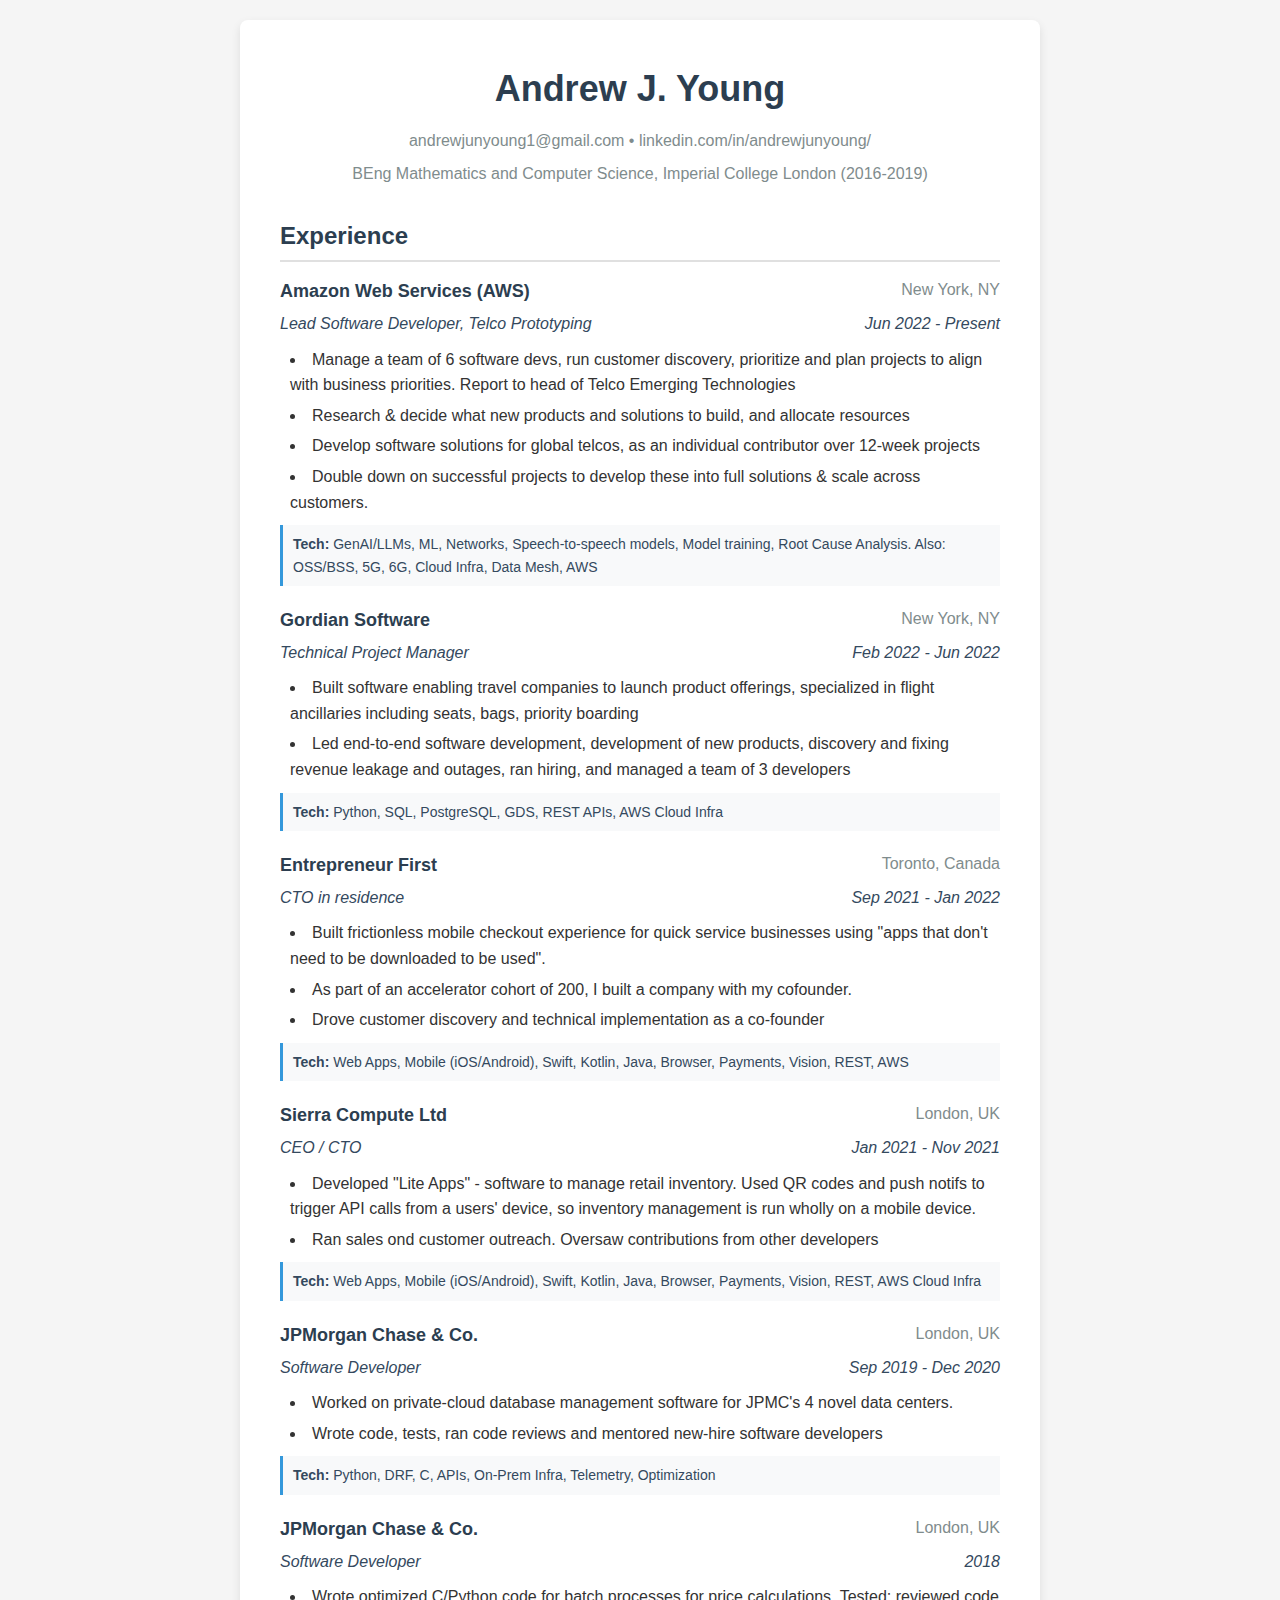
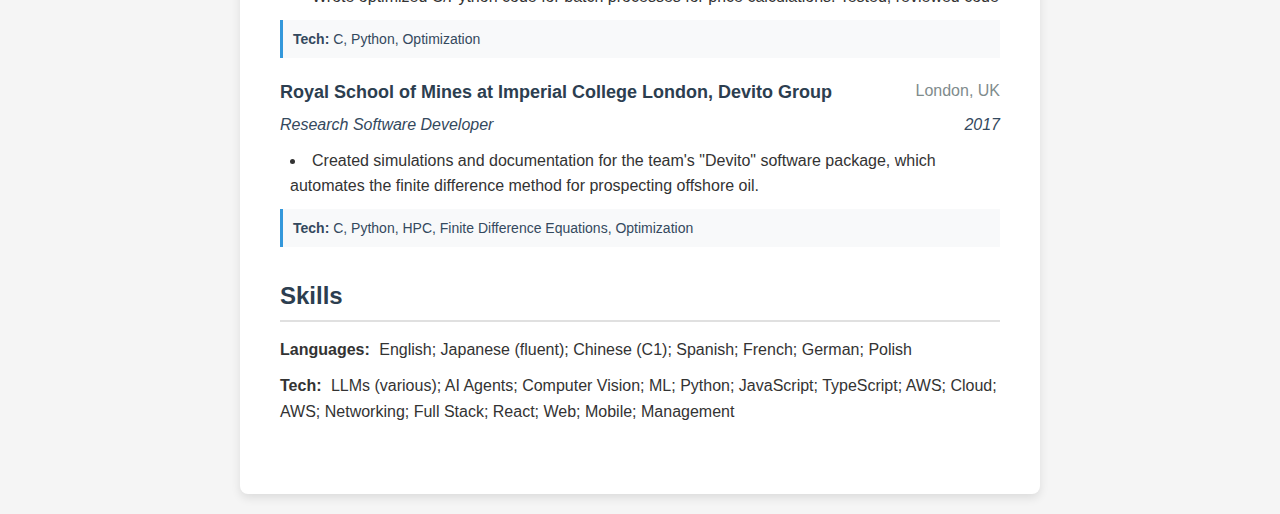
<file: resume.html>
<!doctype html>
<html lang="en">
  <head>
    <meta charset="UTF-8" />
    <meta name="viewport" content="width=device-width, initial-scale=1.0" />
    <title>Andrew J. Young - Resume</title>
    <style>
      /* Base styles */
      * {
        margin: 0;
        padding: 0;
        box-sizing: border-box;
      }

      body {
        font-family: "Segoe UI", Tahoma, Geneva, Verdana, sans-serif;
        line-height: 1.6;
        color: #333;
        background-color: #f5f5f5;
        padding: 20px;
      }

      /* Resume container */
      .resume {
        max-width: 800px;
        margin: 0 auto;
        background-color: white;
        box-shadow: 0 4px 10px rgba(0, 0, 0, 0.1);
        border-radius: 8px;
        padding: 40px;
      }

      /* Header */
      .header {
        text-align: center;
        margin-bottom: 30px;
      }

      .header h1 {
        font-size: 36px;
        margin-bottom: 10px;
        color: #2c3e50;
      }

      .contact-info {
        color: #7f8c8d;
        font-size: 16px;
        margin-bottom: 8px;
      }

      .education-info {
        color: #7f8c8d;
        font-size: 16px;
      }

      /* Section styling */
      .section {
        margin-bottom: 30px;
      }

      .section-title {
        font-size: 24px;
        margin-bottom: 15px;
        color: #2c3e50;
        border-bottom: 2px solid #e0e0e0;
        padding-bottom: 5px;
      }

      /* Experience entries */
      .experience-entry {
        margin-bottom: 20px;
      }

      .experience-header {
        display: flex;
        justify-content: space-between;
        margin-bottom: 5px;
      }

      .company {
        font-weight: bold;
        font-size: 18px;
        color: #2c3e50;
      }

      .location {
        color: #7f8c8d;
      }

      .job-details {
        display: flex;
        justify-content: space-between;
        font-style: italic;
        margin-bottom: 10px;
        color: #34495e;
      }

      /* Lists */
      ul {
        list-style-position: inside;
        margin-left: 10px;
      }

      li {
        margin-bottom: 5px;
      }

      /* Technologies section */
      .technologies {
        margin-top: 10px;
        margin-bottom: 10px;
        padding: 8px 10px;
        background-color: #f8f9fa;
        border-left: 3px solid #3498db;
        color: #34495e;
        font-size: 14px;
      }

      /* Skills section */
      .skills-category {
        display: flex;
        justify-content: space-between;
        text-align: center;
        margin-bottom: 20px;
      }

      .skill-column {
        flex: 1;
      }

      .skill-column h3 {
        margin-bottom: 5px;
        color: #2c3e50;
      }

      .skill-column p {
        color: #7f8c8d;
      }

      .skill-list {
        margin-bottom: 10px;
      }

      .skill-list span:first-child {
        font-weight: bold;
        margin-right: 5px;
      }

      /* Responsive adjustments */
      @media (max-width: 600px) {
        .resume {
          padding: 20px;
        }

        .experience-header,
        .job-details {
          flex-direction: column;
        }

        .skills-category {
          flex-direction: column;
          text-align: left;
        }

        .skill-column {
          margin-bottom: 15px;
        }
      }
    </style>
  </head>
  <body>
    <div class="resume">
      <div class="header">
        <h1>Andrew J. Young</h1>
        <div class="contact-info">
          andrewjunyoung1@gmail.com • linkedin.com/in/andrewjunyoung/
        </div>
        <div class="education-info">
          BEng Mathematics and Computer Science, Imperial College London
          (2016-2019)
        </div>
      </div>

      <div class="section">
        <h2 class="section-title">Experience</h2>

        <div class="experience-entry">
          <div class="experience-header">
            <div class="company">Amazon Web Services (AWS)</div>
            <div class="location">New York, NY</div>
          </div>
          <div class="job-details">
            <div>Lead Software Developer, Telco Prototyping</div>
            <div>Jun 2022 - Present</div>
          </div>
          <ul>
            <li>
              Manage a team of 6 software devs, run customer discovery,
              prioritize and plan projects to align with business priorities.
              Report to head of Telco Emerging Technologies
            </li>
            <li>
              Research & decide what new products and solutions to build, and
              allocate resources
            </li>
            <li>
              Develop software solutions for global telcos, as an individual
              contributor over 12-week projects
            </li>
            <li>
              Double down on successful projects to develop these into full
              solutions & scale across customers.
            </li>
          </ul>
          <div class="technologies">
            <strong>Tech:</strong> GenAI/LLMs, ML, Networks, Speech-to-speech
            models, Model training, Root Cause Analysis. Also: OSS/BSS, 5G, 6G,
            Cloud Infra, Data Mesh, AWS
          </div>
        </div>

        <div class="experience-entry">
          <div class="experience-header">
            <div class="company">Gordian Software</div>
            <div class="location">New York, NY</div>
          </div>
          <div class="job-details">
            <div>Technical Project Manager</div>
            <div>Feb 2022 - Jun 2022</div>
          </div>
          <ul>
            <li>
              Built software enabling travel companies to launch product
              offerings, specialized in flight ancillaries including seats,
              bags, priority boarding
            </li>
            <li>
              Led end-to-end software development, development of new products,
              discovery and fixing revenue leakage and outages, ran hiring, and
              managed a team of 3 developers
            </li>
          </ul>
          <div class="technologies">
            <strong>Tech:</strong> Python, SQL, PostgreSQL, GDS, REST APIs, AWS
            Cloud Infra
          </div>
        </div>

        <div class="experience-entry">
          <div class="experience-header">
            <div class="company">Entrepreneur First</div>
            <div class="location">Toronto, Canada</div>
          </div>
          <div class="job-details">
            <div>CTO in residence</div>
            <div>Sep 2021 - Jan 2022</div>
          </div>
          <ul>
            <li>
              Built frictionless mobile checkout experience for quick service
              businesses using "apps that don't need to be downloaded to be
              used".
            </li>
            <li>
              As part of an accelerator cohort of 200, I built a company with my
              cofounder.
            </li>
            <li>
              Drove customer discovery and technical implementation as a
              co-founder
            </li>
          </ul>
          <div class="technologies">
            <strong>Tech:</strong> Web Apps, Mobile (iOS/Android), Swift,
            Kotlin, Java, Browser, Payments, Vision, REST, AWS
          </div>
        </div>

        <div class="experience-entry">
          <div class="experience-header">
            <div class="company">Sierra Compute Ltd</div>
            <div class="location">London, UK</div>
          </div>
          <div class="job-details">
            <div>CEO / CTO</div>
            <div>Jan 2021 - Nov 2021</div>
          </div>
          <ul>
            <li>
              Developed "Lite Apps" - software to manage retail inventory. Used
              QR codes and push notifs to trigger API calls from a users'
              device, so inventory management is run wholly on a mobile device.
            </li>
            <li>
              Ran sales ond customer outreach. Oversaw contributions from other
              developers
            </li>
          </ul>
          <div class="technologies">
            <strong>Tech:</strong> Web Apps, Mobile (iOS/Android), Swift,
            Kotlin, Java, Browser, Payments, Vision, REST, AWS Cloud Infra
          </div>
        </div>

        <div class="experience-entry">
          <div class="experience-header">
            <div class="company">JPMorgan Chase & Co.</div>
            <div class="location">London, UK</div>
          </div>
          <div class="job-details">
            <div>Software Developer</div>
            <div>Sep 2019 - Dec 2020</div>
          </div>
          <ul>
            <li>
              Worked on private-cloud database management software for JPMC's 4
              novel data centers.
            </li>
            <li>
              Wrote code, tests, ran code reviews and mentored new-hire software
              developers
            </li>
          </ul>
          <div class="technologies">
            <strong>Tech:</strong> Python, DRF, C, APIs, On-Prem Infra,
            Telemetry, Optimization
          </div>
        </div>

        <div class="experience-entry">
          <div class="experience-header">
            <div class="company">JPMorgan Chase & Co.</div>
            <div class="location">London, UK</div>
          </div>
          <div class="job-details">
            <div>Software Developer</div>
            <div>2018</div>
          </div>
          <ul>
            <li>
              Wrote optimized C/Python code for batch processes for price
              calculations. Tested; reviewed code
            </li>
          </ul>
          <div class="technologies">
            <strong>Tech:</strong> C, Python, Optimization
          </div>
        </div>

        <div class="experience-entry">
          <div class="experience-header">
            <div class="company">
              Royal School of Mines at Imperial College London, Devito Group
            </div>
            <div class="location">London, UK</div>
          </div>
          <div class="job-details">
            <div>Research Software Developer</div>
            <div>2017</div>
          </div>
          <ul>
            <li>
              Created simulations and documentation for the team's "Devito"
              software package, which automates the finite difference method for
              prospecting offshore oil.
            </li>
          </ul>
          <div class="technologies">
            <strong>Tech:</strong> C, Python, HPC, Finite Difference Equations,
            Optimization
          </div>
        </div>
      </div>

      <div class="section">
        <h2 class="section-title">Skills</h2>

        <div class="skill-list">
          <span>Languages:</span>
          <span>
            English; Japanese (fluent); Chinese (C1); Spanish; French; German;
            Polish
          </span>
        </div>
        <div class="skill-list">
          <span>Tech:</span>
          <span
            >LLMs (various); AI Agents; Computer Vision; ML; Python; JavaScript;
            TypeScript; AWS; Cloud; AWS; Networking; Full Stack; React; Web;
            Mobile; Management
          </span>
        </div>
      </div>
    </div>
  </body>
</html>
</file>
